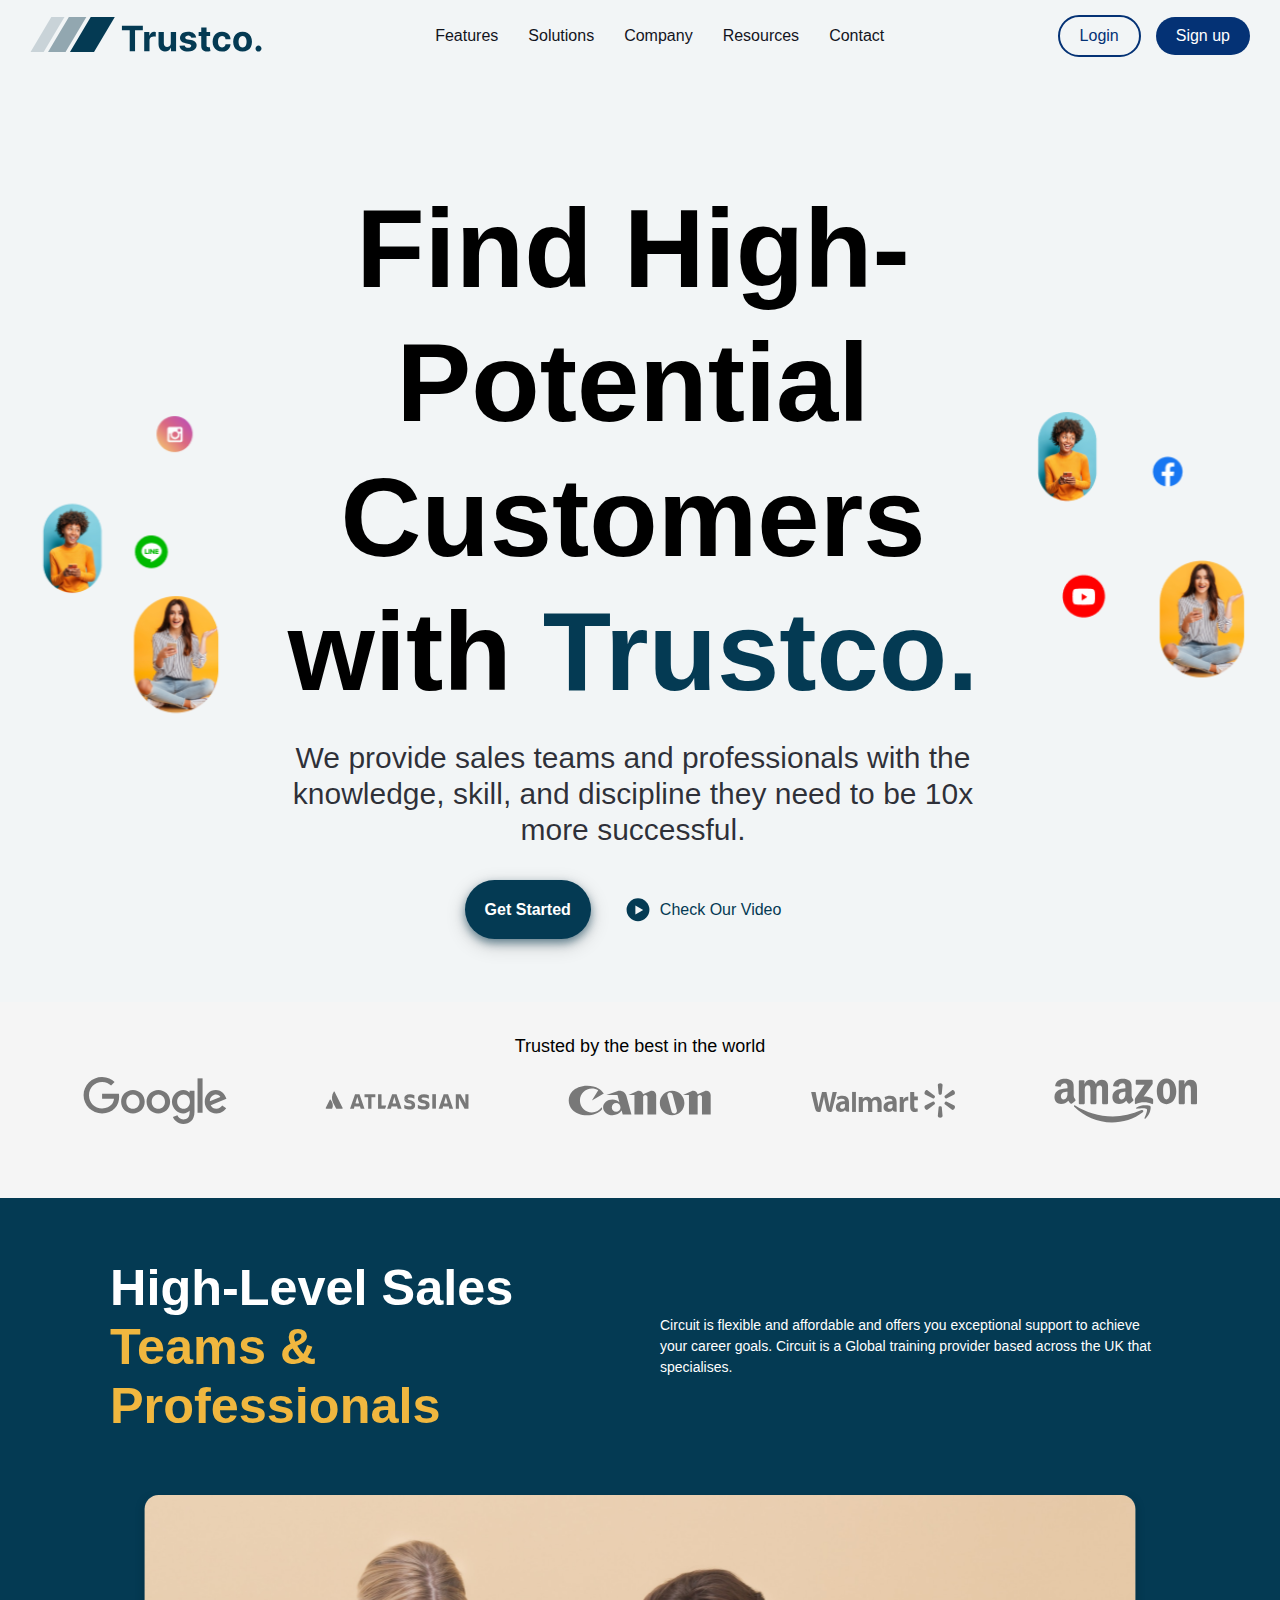
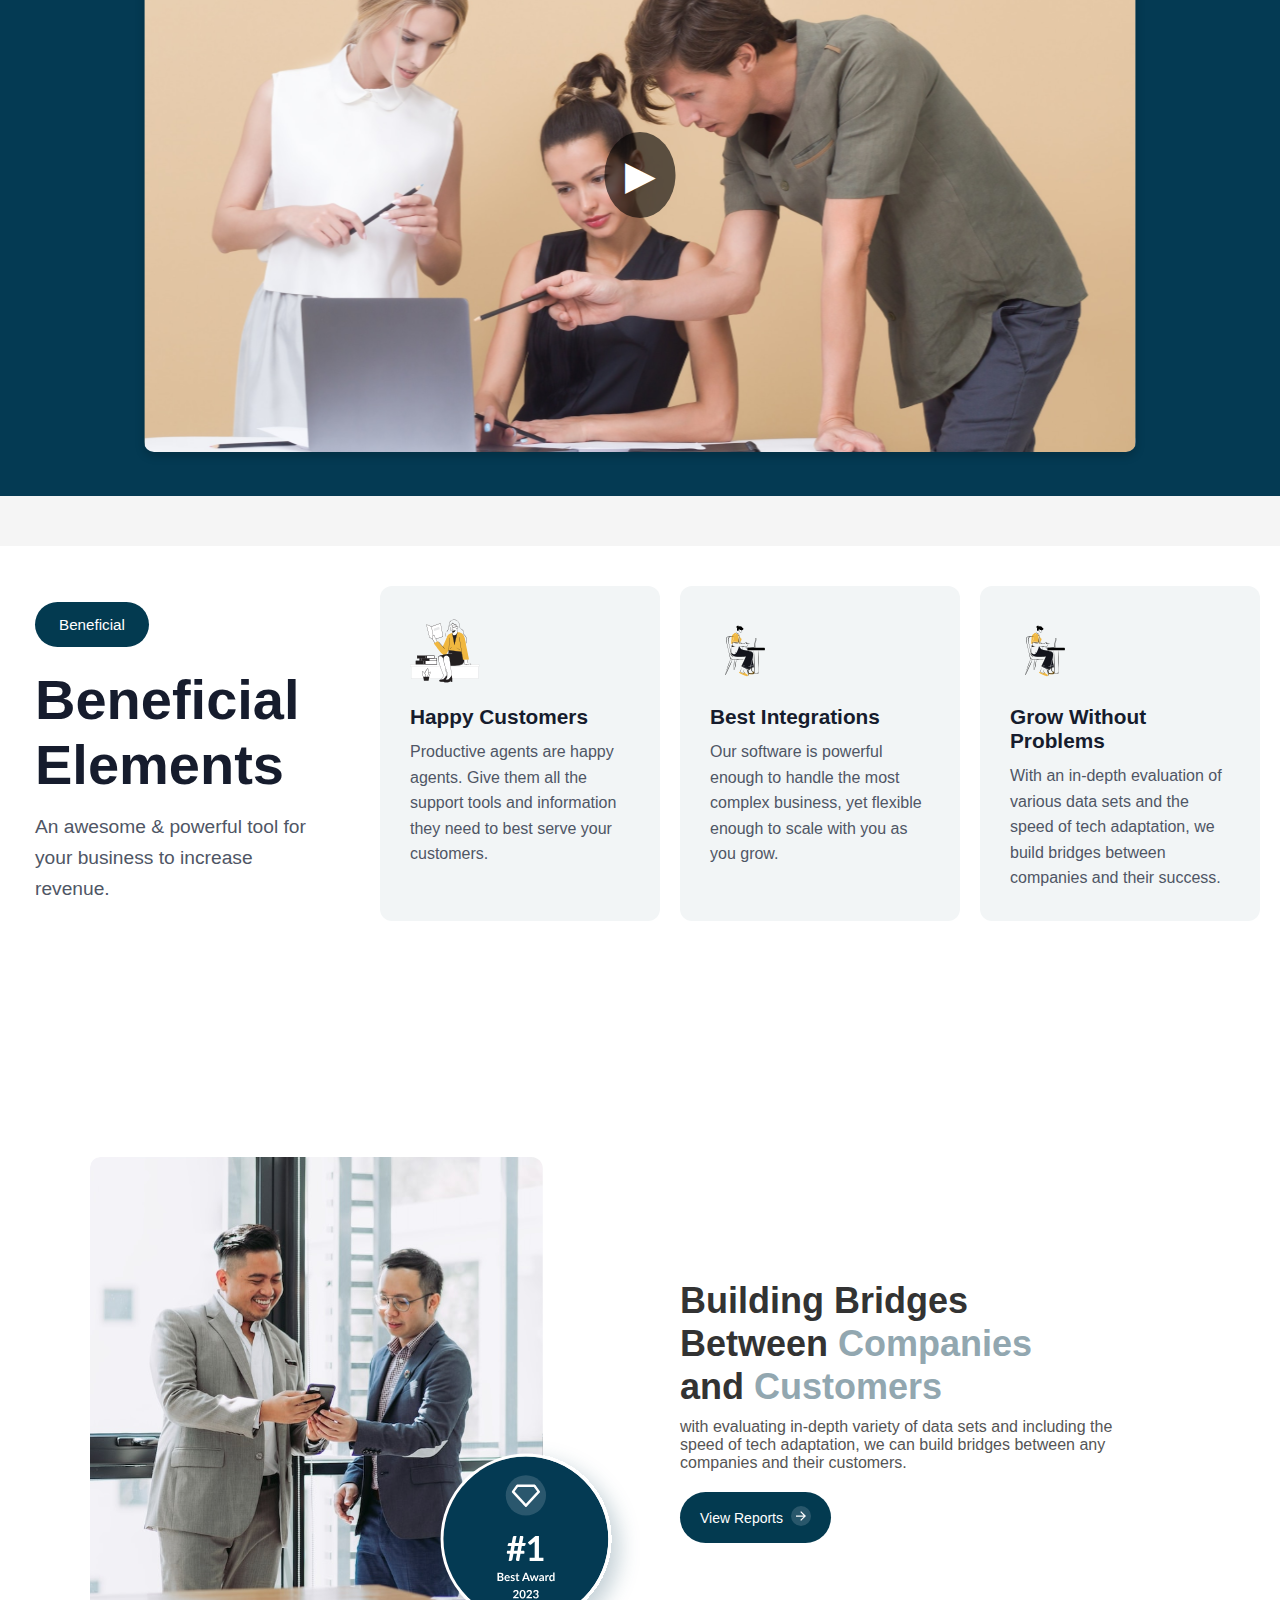
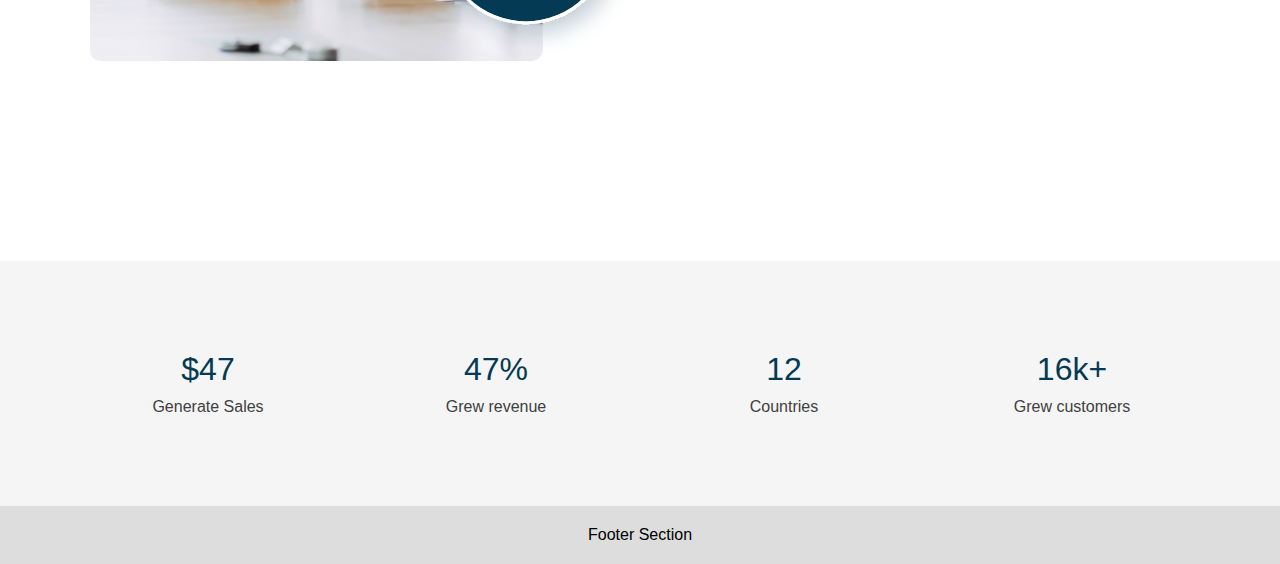
<file: index.html>
<!DOCTYPE html>
<html lang="en">

<head>
    <meta charset="UTF-8">
    <meta name="viewport" content="width=device-width, initial-scale=1.0">
    <title>TrustCo</title>
    <link rel="stylesheet" href="css/style.css">
    <link rel="stylesheet" href="css/hero.css">
    <link rel="stylesheet" href="css/brands.css">
    <link rel="stylesheet" href="css/video.css">
    <link rel="stylesheet" href="css/benefits.css">
    <link rel="stylesheet" href="css/bridges.css">
    <link rel="stylesheet" href="css/numbers.css">
</head>

<body>
    <!-- Header Section -->
    <header id="header" class="header">
        <nav class="navbar">
            <!-- Logo Header -->
            <div class="logo">
                <img src="assets/images/logo.svg" alt="TrustCo Logo">
            </div>

            <!-- Desktop Navigation Bar -->
            <ul class="nav-links">
                <li><a href="#">Features</a></li>
                <li><a href="#">Solutions</a></li>
                <li><a href="#">Company</a></li>
                <li><a href="#">Resources</a></li>
                <li><a href="#">Contact</a></li>
            </ul>

            <!-- Login & Sign-up Buttons -->
            <div class="nav-buttons">
                <a href="#" class="btn btn-outline">Login</a>
                <a href="#" class="btn btn-primary">Sign up</a>
            </div>

            <!-- Hamburger Icon -->
            <div class="hamburger" id="hamburger">
                <img src="assets/icons/menu-icon.svg" alt="Menu">
            </div>

        </nav>

        <!-- Mobile Menu Header -->
        <div class="mobile-menu" id="mobileMenu">
            <a href="#">Features</a>
            <a href="#">Solutions</a>
            <a href="#">Resources</a>
            <a href="#">Contact</a>
            <a href="#" class="btn btn-outline">Log In</a>
            <a href="#" class="btn btn-primary">Sign Up</a>
        </div>
    </header>

    <!-- Hero Section -->
    <section id="hero">
        <div class="container">
            <div class="hero-content">
                <!-- Left Image -->
                <img src="assets/images/hero-left.svg" alt="User" class="hero-img left1-img">

                <!-- Hero Text -->
                <div class="hero-text">
                    <h1>Find High-Potential Customers with <span class="hero-logo-text">Trustco.</span></h1>
                    <p class="hero-body">We provide sales teams and professionals with the knowledge, skill, and
                        discipline they need to be 10x more successful.</p>
                    <div class="cta-buttons">
                        <a href="#" class="btn btn-get">Get Started</a>
                        <a href="#" class="btn-video">
                            <img class="play-button" src="assets/icons/play-button.svg" alt="play-button">
                            Check Our Video
                        </a>
                    </div>
                </div>

                <!-- New Image Container -->
                <div class="hero-images">
                    <img src="assets/images/hero-left.svg" alt="User" class="hero-img left-img">
                    <img src="assets/images/hero-right.svg" alt="User" class="hero-img right-img">
                </div>
            </div>
    </section>

    <!-- Trusted Brand Section -->
    <section class="trusted-wrapper">
        <p class="trusted-heading">Trusted by the best in the world</p>
        <div class="trusted-brands">
            <img alt="google" src="/assets/brands/google.svg" />
            <img alt="atlassian" src="/assets/brands/atlassian.svg" />
            <img alt="cannon" src="/assets/brands/cannon.svg" />
            <img alt="walmart" src="/assets/brands/walmart.svg" />
            <img alt="amazon" src="/assets/brands/amazon.svg" />
        </div>
    </section>

    <!-- Video Section -->
    <section id="video-section">
        <div class="text-container">
            <div class="left-side">
                <h2>High-Level Sales <span class="yellow-text"> Teams & Professionals</span></h2>
            </div>
            <div class="right-side">
                <p>Circuit is flexible and affordable and offers you exceptional support to achieve your career goals.
                    Circuit is a Global training provider based across the UK that specialises.</p>
            </div>
        </div>
        <div class="video-wrapper">
            <a href="video-link" target="_blank" class="video-thumbnail">
                <img src="/assets/images/video-img.svg" alt="Video Thumbnail: Sales Training Insights">
                <div class="play-icon">▶</div>
            </a>
        </div>
    </section>

    <section id="benefits" class="benefits ">
        <!-- Header Card -->
        <div class="header-card">
            <button class="benefit-title">Beneficial</button>
            <h1 class="benefit-heading">Beneficial Elements</h1>
            <p class="benefit-description">An awesome & powerful tool for your business to increase revenue.</p>
        </div>
        <div class="cards">


            <!-- Benefit Cards -->
            <div class="card">
                <img src="assets/benefits/happy.svg" alt="Happy Customers Icon">
                <h3>Happy Customers</h3>
                <p>Productive agents are happy agents. Give them all the support tools and information they need to best
                    serve your customers.</p>
            </div>
            <div class="card">
                <img src="assets/benefits/best.svg" alt="Best Integrations Icon">
                <h3>Best Integrations</h3>
                <p>Our software is powerful enough to handle the most complex business, yet flexible enough to scale
                    with you as you grow.</p>
            </div>
            <div class="card">
                <img src="assets/benefits/grow.svg" alt="Grow Without Problems Icon">
                <h3>Grow Without Problems</h3>
                <p>With an in-depth evaluation of various data sets and the speed of tech adaptation, we build bridges
                    between companies and their success.</p>
            </div>
        </div>
    </section>

    <section id="building-bridges">
        <div class="bridge-container">
            <div class="image-section">
                <img src="/assets/images/bridge-left.svg" alt="Business Collaboration">
            </div>

            <div class="text-section">
                <h2>
                    Building Bridges <br>
                    Between <span>Companies</span> <br>
                    and <span>Customers</span>
                </h2>
                <p>
                    with evaluating in-depth variety of data sets and including the speed
                    of tech adaptation, we can build bridges between any companies and
                    their customers.
                </p>
                <button class="cta-button">View Reports <span><img src="assets/icons/rightarrow.svg"
                            alt=""></span></button>
            </div>
        </div>
    </section>



    <!-- Numbers Section -->
    <section id="numbers">
        <div class="numbers-container">
            <div class="number-card" data-target="65">
                <div><span>$</span><span class="count">0</span></div>
                <p>Generate Sales</p>
            </div>
            <div class="number-card" data-target="58">
               <div> <span class="count">0</span><span>%</span></div>
                <p>Grew revenue</p>
            </div>
            <div class="number-card" data-target="12">
                <span class="count">0</span>
                <p>Countries</p>
            </div>
            <div class="number-card" data-target="16">
               <div> <span class="count">0</span><span>k+</span></div>
                <p>Grew customers</p>
            </div>
        </div>
    </section>

   

    <!-- Footer Section -->
    <footer>
        <p>Footer Section</p>
    </footer>

    <!-- JavaScript -->
    <script src="js/script.js"></script>

</body>

</html>
</file>
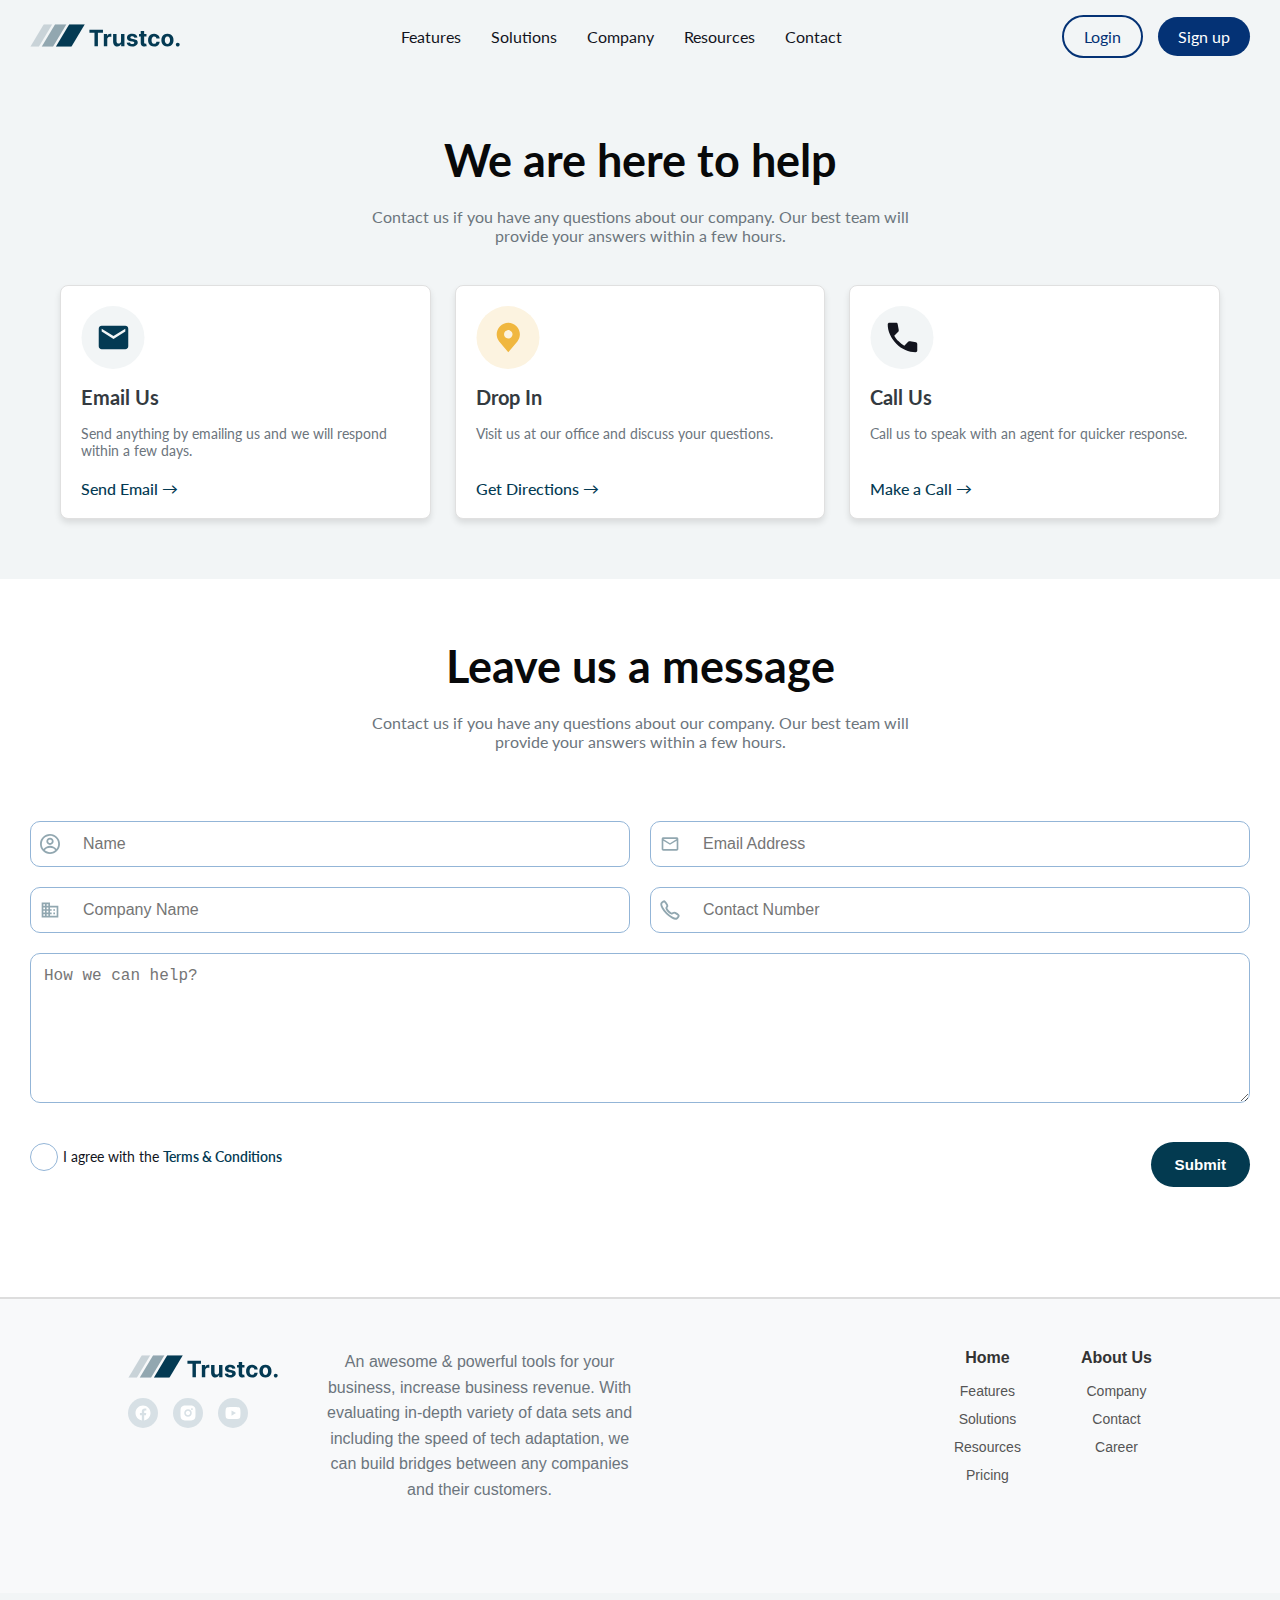
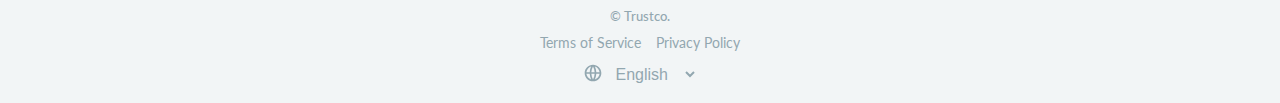
<file: contact-us.html>
<!DOCTYPE html>
<html lang="en">

<head>
    <meta charset="UTF-8">
    <meta name="viewport" content="width=device-width, initial-scale=1.0">
    <title>Contact us</title>
    <link rel="stylesheet" href="css/style.css">
    <link rel="stylesheet" href="css/contactus.css">
    <link rel="stylesheet" href="css/footer.css">
    <link rel="stylesheet" href="css/site-credits.css">
</head>

<body>
    <!-- Header Section -->
    <header id="header" class="header">
        <!-- NAVBAR -->
        <nav class="navbar">
            <div class="logo">
                <img src="assets/images/logo.svg" alt="TrustCo Logo">
            </div>

            <!-- Desktop Navigation Bar -->
            <ul class="nav-links">
                <li><a href="#">Features</a></li>
                <li><a href="#">Solutions</a></li>
                <li><a href="#">Company</a></li>
                <li><a href="#">Resources</a></li>
                <li><a href="contact-us.html">Contact</a></li>
            </ul>

            <!-- Login & Sign-up Buttons -->
            <div class="nav-buttons">
                <a href="#" class="btn btn-outline">Login</a>
                <a href="#" class="btn btn-primary">Sign up</a>
            </div>

            <!-- Hamburger Icon -->
            <div class="hamburger" id="hamburger">
                <img src="assets/icons/menu-icon.svg" alt="Menu">
            </div>

        </nav>

        <!-- Mobile Menu Header -->
        <div class="mobile-menu" id="mobileMenu">
            <a href="#">Features</a>
            <a href="#">Solutions</a>
            <a href="#">Resources</a>
            <a href="#">Contact</a>
            <a href="#" class="btn btn-outline">Log In</a>
            <a href="#" class="btn btn-primary">Sign Up</a>
        </div>
    </header>

    <div class="contact-wrapper">
        <div class="container">
            <!-- Section 1: We are here -->
            <section class="contact-options">
                <h2>We are here to help</h2>
                <p>Contact us if you have any questions about our company. Our best team will<br> provide your answers
                    within a few hours.</p>
                <div class="cards-container">
                    <div class="card">
                        <img src="assets/icons/email.svg" alt="Email">
                        <h3>Email Us</h3>
                        <p>Send anything by emailing us and we will respond within a few days.</p>
                        <a href="#" class="read-more-contact">Send Email →</a>
                    </div>
                    <div class="card">
                        <img src="assets/icons/location.svg" alt="location">
                        <h3>Drop In</h3>
                        <p>Visit us at our office and discuss your questions.</p>
                        <a href="#" class="read-more-contact">Get Directions →</a>
                    </div>
                    <div class="card">
                        <img src="assets/icons/call.svg" alt="Call">
                        <h3>Call Us</h3>
                        <p>Call us to speak with an agent for quicker response.</p>
                        <a href="#" class="read-more-contact">Make a Call →</a>
                    </div>
                </div>
            </section>
        </div>

        <!-- Section 2: Leave us a message -->
        <section class="contact-form">
            <h2>Leave us a message</h2>
            <p>Contact us if you have any questions about our company. Our best team will <br> provide your answers
                within a few hours.</p>
            <form>
                <div class="form-group">
                    <div class="input-icon-wrapper">
                        <img src="assets/icons/user.svg" class="input-icon" alt="Name Icon">
                        <input type="text" id="name" placeholder="Name">
                    </div>
                </div>
                <div class="form-group">
                    <div class="input-icon-wrapper">
                        <img src="assets/icons/mail.svg" class="input-icon" alt="Email Icon">
                        <input type="email" id="email" placeholder="Email Address">
                    </div>
                </div>
                <div class="form-group">
                    <div class="input-icon-wrapper">
                        <img src="assets/icons/company-icon.svg" class="input-icon" alt="Company Icon">
                        <input type="text" id="company" placeholder="Company Name">
                    </div>
                </div>
                <div class="form-group">
                    <div class="input-icon-wrapper">
                        <img src="assets/icons/call2.svg" class="input-icon" alt="Phone Icon">
                        <input type="tel" id="phone" placeholder="Contact Number">
                    </div>
                </div>
                <div class="form-group span-two">
                    <textarea id="message" placeholder="How we can help?"></textarea>
                </div>
                <div class="checkbox-container">
                    <div class="checkbox-wrapper">
                        <input type="checkbox" id="terms" class="custom-checkbox">
                        <label for="terms">I agree with the <a href="#">Terms & Conditions</a></label>
                    </div>
                    <button type="submit">Submit</button>
                </div>
            </form>
        </section>

         <!-- Footer Section -->
    <footer class="footer">
        <div class="footer-container">
            <div class="footer-left">
                <div class="logo">
                    <img src="assets/images/logo.svg" alt="Trustco Logo">
                    <div class="social-icons">
                        <a href="#"><img src="assets/icons/facebook.svg" alt="Facebook"></a>
                        <a href="#"><img src="assets/icons/insta.svg" alt="Instagram"></a>
                        <a href="#"><img src="assets/icons/youtube.svg" alt="YouTube"></a>
                    </div>
                </div>
                <div class="footer-description">
                <p >
                    An awesome & powerful tools for your business, increase business revenue. 
                    With evaluating in-depth variety of data sets and including the speed 
                    of tech adaptation, we can build bridges between any companies and their customers.
                </p></div>
             
            </div>
    
            <div class="footer-right">
                <div class="footer-links">
                    <h4>Home</h4>
                    <ul>
                        <li><a href="#">Features</a></li>
                        <li><a href="#">Solutions</a></li>
                        <li><a href="#">Resources</a></li>
                        <li><a href="#">Pricing</a></li>
                    </ul>
                </div>
    
                <div class="footer-links">
                    <h4>About Us</h4>
                    <ul>
                        <li><a href="#">Company</a></li>
                        <li><a href="#">Contact</a></li>
                        <li><a href="#">Career</a></li>
                    </ul>
                </div>
            </div>
        </div>
    </footer>


    <!-- Credits Section -->
<footer class="site-credits">
    <small>
        &copy; <span id="current-year"></span> Trustco. 
    </small>
    <nav>
        <ul class="list">
            <li><a href="/terms-of-service" aria-label="Terms of Service">Terms of Service</a></li>
            <li><a href="/privacy-policy" aria-label="Privacy Policy">Privacy Policy</a></li>
        </ul>
    </nav>
    <div class="language-switcher">  
        <label for="language">
            <img src="assets/icons/globe.svg" alt="Language Selection">
        </label>
        <select id="language" aria-label="Select Language">
            <option value="en">English</option>
            <option value="hi">Hindi</option>
            <option value="es">Español</option>
            <option value="fr">Français</option>
        </select>
    </div>
</footer>

    </div>
    <!-- JavaScript -->
    <script src="js/script.js"></script>

</body>

</html>
</file>
<file: css/style.css>
@import url("https://fonts.googleapis.com/css2?family=Lato:wght@400&display=swap");

* {
  margin: 0;
  padding: 0;
  box-sizing: border-box;
  scroll-behavior: smooth;
}

body {
  font-family: "Lato", sans-serif;
  background-color: white;
  margin: auto;
}

/* Navbar */
.navbar {
  display: flex;
  justify-content: space-between;
  align-items: center;
  padding: 15px 30px;
  background: #f2f5f6;
  position: relative;
}

/* Logo */
.logo img {
  height: 35px;
}

/* Navigation Links */
.nav-links {
  display: flex;
  align-items: center;
  list-style: none;
}

.nav-links li {
  margin: 0 15px;
}

.nav-links li a {
  text-decoration: none;
  color: #12141d;
  font-weight: normal;
  transition: 0.3s ease;
}

.nav-links li a:hover {
  color: #065275;
}

/* Buttons */
.nav-buttons {
  display: flex;
  align-items: center;
  gap: 15px;
}

.btn {
  cursor: pointer;
  padding: 10px 20px;
  border-radius: 100px;
  font-size: 1rem;
  text-decoration: none;
  font-weight: normal;
  transition: 0.3s;
  border: none;
}

.btn-outline {
  background-color: transparent;
  border: 2px solid #043275;
  color: #043275;
}

.btn-outline:hover {
  background-color: #e5eaef;
}

.btn-primary {
  background: #043275;
  color: white;
}

.btn-primary:hover {
  background-color: #065275;
}

/* Hamburger Menu */
.hamburger {
  display: none;
  cursor: pointer;
}

.hamburger img {
  width: 30px;
}

/* Mobile Menu */
.mobile-menu {
  display: none;
  flex-direction: column;
  position: absolute;
  top: 60px;
  left: 0;
  width: 100%;
  background: #ffffff;
  box-shadow: 0 4px 6px rgba(0, 0, 0, 0.1);
  padding: 15px 0;
  text-align: center;
  z-index: 10;
}

.mobile-menu a {
  text-decoration: none;
  color: #12141d;
  font-size: 1rem;
  padding: 12px 0;
  display: block;
}

.mobile-menu a:hover {
  background-color: #f2f5f6;
}

/* Show mobile menu when active */
.mobile-menu.active {
  display: flex;
}

/* Responsive Design */
@media (max-width: 874px) {
  .navbar {
    padding: 10px 20px;
  }

  .nav-links,
  .nav-buttons {
    display: none;
  }

  .hamburger {
    display: flex;
    align-items: center;
    padding: 10px;
    cursor: pointer;
  }

  .mobile-menu {
    display: none;
  }

  .mobile-menu.active {
    display: flex;
  }
}

/* Footer */
footer {
  text-align: center;
  padding: 20px;
  background-color: #ddd;
}
</file>
<file: css/hero.css>
/* CTA Buttons */
.cta-buttons {
  display: flex;
  align-items: center;
  gap: 15px;
  justify-content: center;
  flex-wrap: wrap;
}

/* Get Started Button */
.btn-get {
  background-color: #043a53;
  box-shadow: 0 4px 8px 0 #043a5385, 0 6px 20px 0 rgba(0, 0, 0, 0.19);
  color: white;
  font-weight: bold;
  padding: 20px 20px;
  border-radius: 50px;
  text-decoration: none;
  text-align: center;
  white-space: nowrap;
}

/* Video Button */
.btn-video {
  display: flex;
  align-items: center;
  justify-content: center;
  width: fit-content;
  cursor: pointer;
  padding: 20px 20px;
  border-radius: 100px;
  font-size: 1rem;
  text-decoration: none;
  font-weight: normal;
  transition: 0.3s;
  color: #043a53;

  gap: 10px;
}

/* Play Button Icon */
.play-button {
  width: 24px;
  height: 24px;
}

/* Hero Section */
#hero {
  display: flex;
  align-items: center;
  justify-content: center;
  text-align: center;
  padding: 60px 20px;
  background-color: #f2f5f6;
  height: auto;  
  width: 100%;
  position: relative; 
  overflow: hidden; 
}

/* next section starts below the hero */
.c-wrapper {
  margin-top: 0;
  padding-top: 20px;
  position: relative;
}

/* Hero Content */
.hero-content {
  display: flex;
  align-items: center;
  justify-content: center;
  gap: 30px;
}

.hero-logo-text {
  color: #043a53;
}

/* Hero Section */
#hero {
  display: flex;
  align-items: center;
  justify-content: center;
  text-align: center;
  padding: 60px 20px;
  background-color: #f2f5f6;
}

/* Hero Content */
.hero-content {
  display: flex;
  align-items: center;
  justify-content: center;
  gap: 30px;
  margin-top: 40px;
  padding-top: 10px;
  padding-left: 4px;
  padding-right: 4px;
}

.hero-logo-text {
  color: #043a53;
}

/* Responsive Styles */
@media (max-width: 874px) {
  .cta-buttons {
    flex-direction: column;
  }

  .btn-video,
  .btn-get {
    width: auto;
    text-align: center;
    justify-content: center;
  }
}

/* Responsive Hero Section */
@media (max-width: 874px) {
  .hero-content {
    flex-direction: column;
    text-align: center;
    gap: 20px;
  }
  .left1-img {
    display: none;
  }
}
.right-img {
  display: visible;
}

/* Hero Text */
.hero-text {
  font-weight: 700px;
  font-size: 36px;
  text-align: center;
  line-height: 1.2;
}

.hero-body {
  margin-top: 30px;
  margin-bottom: 30px;
  font-size: large;
  text-align: center;
  color: #12141ddf;
}

/* Hero Image */
.hero-img {
  padding: 10px;
  margin: 10x;
}

@media (min-width: 874px) {
  .left-img {
    display: none;
  }
  .hero-text {
    font-weight: 700px;
    font-size: 56px;
    text-align: center;
    line-height: 1.2;
  }

  .hero-body {
    margin-top: 20px;
    margin-bottom: 30px;
    font-size: 30px;
    text-align: center;
    color: #12141ddf;
  }
}

/* Footer */
footer {
  text-align: center;
  padding: 20px;
  background-color: #ddd;
}

/* Responsive Footer */
@media (max-width: 768px) {
  .hero-img {
    width: 49%;
  }

  footer {
    padding: 15px;
    font-size: 14px;
  }
}
</file>
<file: css/brands.css>
/* Trusted Brands Section */
.trusted-wrapper {
  display: flex;
  flex-direction: column;
  align-items: center;
  text-align: center;
  padding: 1.5rem;
  margin: 10px;
}

.trusted-heading {
  font-size: 18px;
  margin-bottom: 20px;
}

.trusted-brands {
  display: flex;
  flex-wrap: wrap;
  width: 100%;
  justify-content: space-evenly;
  gap: 50px;
}

.trusted-brands img {
  width: 9rem;
  height: auto;
}

/* Responsive Styles */
@media (max-width: 874px) {
  .trusted-brands {
    gap: 30px;
  }

  .trusted-heading {
    font-size: 10px;
  }

  .trusted-brands img {
    max-width: 90px;
  }
}
</file>
<file: css/video.css>
#video-section {
  margin: 50px auto;
  background: #043a53;
  display: flex;
  flex-direction: column;
  align-items: center;
  padding: 40px 20px;
  color: white;
  text-align: center;
  width: 100%;
}

.text-container {
  display: flex;
  justify-content: space-between;
  align-items: center;
  flex-wrap: wrap;
  max-width: 1100px;
  width: 100%;
  margin-bottom: 20px;
}

.left-side,
.right-side {
  flex: 1;
  padding: 20px;
  text-align: start;
}

.left-side {
  font-size: 2.1rem;
  font-weight: bold;
}

.right-side {
  font-size: 14px;
  line-height: 1.5;
}

.yellow-text {
  color: #f0b73f;
}

.video-wrapper {
  width: 90%;
  max-width: 80%;
  display: flex;
  justify-content: center;
  margin-top: 20px;
}

.video-thumbnail {
  position: relative;
  display: inline-block;
  width: 100%;
  cursor: pointer;
}

.video-thumbnail img {
  width: 100%;
  border-radius: 10px;
  transition: 0.3s ease-in-out;
  box-shadow: 0px 4px 10px rgba(0, 0, 0, 0.2);
}

.video-thumbnail:hover img {
  opacity: 0.8;
}

.play-icon {
  position: absolute;
  top: 50%;
  left: 50%;
  transform: translate(-50%, -50%);
  background: rgba(0, 0, 0, 0.6);
  color: white;
  font-size: 40px;
  padding: 20px;
  border-radius: 50%;
  cursor: pointer;
}

/* Responsive Styling */
@media (max-width: 874px) {
    .text-container {
      flex-direction: column;
      text-align: center;
    }
  
    .left-side,
    .right-side {
      width: 100%;
      text-align: start;
    }
  
    .left-side {
      font-size: 1.8rem;
    }
  
    .right-side {
      font-size: 13px;
    }
  
    .video-wrapper {
      width: 90%;
      margin-top: 15px;
    }
  
    .play-icon {
      font-size: 30px;
      padding: 15px;
    }
  }
  
  @media (max-width: 600px) {
    .left-side {
      font-size: 1.8rem;
    }
  
    .right-side {
      font-size: 12px;
    }
  
    .video-wrapper {
      width: 95%;
    }
  
    .play-icon {
      font-size: 25px;
      padding: 12px;
    }
  }
</file>
<file: css/benefits.css>
/* Benefits Section */
.benefits {
  display: flex;
  align-items: center;
  justify-content: center;
  padding: 40px 20px;
  background-color: #ffffff;
  gap: 50px;
}

/* Header Card */
.header-card {
  background-color: #fff;
  padding: 15px;
  color: #2d3436;
  border: none;
  box-shadow: none;
  text-align: start;
  width: 50%;
}

.benefit-heading {
  font-size: 3.5rem;
  font-weight: bold;
  color: #161c2d;
  margin-bottom: 15px;
}

/* benefit-description */
.benefit-description {
  font-size: 1.2rem;
  color: #4f5665;
  line-height: 1.6;
}

/* Benefit title button */
 .benefit-title {
  background-color: #033a50;
  color: #fff;
  border: none;
  border-radius: 30px;
  padding: 14px 24px;
  margin-bottom: 20px;
  font-size: 0.95rem;
  cursor: pointer;
  display: inline-flex;
  align-items: center;
  gap: 10px;
  transition: background 0.3s ease;
}

.benefit-title:hover {
  background-color: #022c3c;
}


.benefit-title:hover {
  background-color: #032a3e;
  transform: scale(1.05);
}

/* Cards Section */
.cards {
  display: flex;
  justify-content: center;
  gap: 20px;

}

/* Benefit Cards */
.card {
  background-color: #f2f5f6;
  border-radius: 12px;
  padding: 30px;
  width: 280px;
  text-align: left;
  transition: all 0.3s ease-in-out;
}

.card:hover {
  box-shadow: 0 10px 20px rgba(0, 0, 0, 0.15);
  transform: translateY(-5px);
  background-color: #ffffff;
}

.card img {
  width: 70px;
  height: 70px;
  margin-bottom: 15px;
  transition: transform 0.3s ease-in-out;
}

.card:hover img {
  transform: scale(1.1);
}

.card h3 {
  font-size: 1.3rem;
  font-weight: 600;
  color: #161c2d;
  margin-bottom: 10px;
  transition: color 0.3s ease-in-out;
}

.card:hover h3 {
  color: #043a53;
}

.card p {
  font-size: 1rem;
  color: #4f5665;
  line-height: 1.6;
}


/* Responsive Design */
@media (max-width: 1024px) {
    .benefits {
      flex-direction: column;
      align-items: center;
      padding: 20 20px;
    }
  
    .header-card {
      width: 100%; 
      text-align: center; 
      padding-left: 10px; 
      align-self: flex-start; 
    }
  
    .cards {
      flex-direction: column;
      align-items: center;
    }
  
    .card {
      width: 90%;
      margin-bottom: 20px;
    }
  
    .benefit-title {
      width: fit-content; 
    }
  
    .benefit-heading {
      font-size: 1.5rem;
    }
  
    .benefit-description {
      font-size: 0.8rem;
    }
  }
</file>
<file: css/bridges.css>
/* General Styles */
* {
  margin: 0;
  padding: 0;
  box-sizing: border-box;
}

body {
  font-family: Arial, sans-serif;
  background-color: #f5f5f5;
}

/* Section Styling */
#building-bridges {
  display: flex;
  justify-content: center;
  align-items: center;
  min-height: 100vh;
  background-color: #ffffff;
}

.bridge-container {
  display: flex;
  align-items: center;
  max-width: 1100px;
  background: #fff;
  border-radius: 10px;
  overflow: hidden;
}

/* Image Section */
.image-section {
  position: relative;
  width: 50%;
}

.image-section img {
  width: 100%;
  height: auto;
  border-radius: 10px;
}

/* Text Section */
.text-section {
  width: 50%;
  padding: 40px;
}

.text-section h2 {
  font-size: 36px;
  font-weight: 600;
  line-height: 1.2;
  color: #333;
}

.text-section h2 span {
  color: #92A7B0;
}

.text-section p {
  font-size: 16px;
  color: #555;
  margin-top: 10px;
}

/* CTA Button */
.cta-button {
  display: flex;
  align-items: center;
  gap: 8px;
  background-color: #033a50;
  color: white;
  border: none;
  padding: 14px 20px;
  font-size: 14px;
  cursor: pointer;
  border-radius: 30px;
  margin-top: 20px;
  transition: background 0.3s ease;
}

.cta-button img {
  width: 20px;
  height: 20px;
}

.cta-button:hover {
  background-color: #022c3c;
}
</file>
<file: css/numbers.css>
/* Numbers Section */
#numbers {
    text-align: center;
    margin: 50px auto;
    max-width: full;
    padding: 40px 20px;
  }
  
  /* Container for the stats */
  .numbers-container {
    display: flex;
    justify-content: space-evenly;
    align-items: center;
    gap: 40px;
    flex-wrap: wrap; 
  }
  
  /* Individual Stat Cards */
  .number-card {
    display: flex;
    flex-direction: column;
    align-items: center;
    font-size: 2rem; 
    color:  #043A53;
    min-width: 120px; 
  }
  
  /* Text under each number */
  .number-card p {
    margin-top: 10px;
    font-size: 1rem;
    color:  #404040;
    font-weight: 400;
  }
  
  /* Responsive for Mobile */
  @media (max-width: 768px) {
    .numbers-container {
      gap: 20px;
    }
  
    .number-card {
      font-size: 1.6rem; 
    }
  
    .number-card p {
      font-size: 0.95rem;
    }
  }
</file>
<file: css/contactus.css>
/* Contact Us Section */
a {
  text-decoration: none;
  color: #065275;
}

.fas {
  font-size: 30px;
  padding: 10px;
  background-color: #f4ecec;
  border-radius: 29px;
  margin-bottom: 19px;
}

.contact-wrapper{
width: 100%;
background-color:#F2F5F6;
}

.container {
  max-width: 1200px;
  margin: 0 auto;
  padding: 0 20px;
  /* background-color:#F2F5F6; */
}

section {
  padding: 60px 0;
}

.input-icon-wrapper {
  position: relative;
  width: 100%;
}

.input-icon-wrapper i {
  position: absolute;
  left: 10px;
  top: 50%;
  transform: translateY(-50%);
  color: #6c757d;
  font-size: 16px;
  padding: 5px;
  background-color: #f4ecec;
  border-radius: 29px;
}

.input-icon-wrapper input {
  padding-left: 52px;
  width: 100%;
  padding: 13px 13px 13px 52px;
  border: 1px solid #93b5d7;
  border-radius: 10px;
  font-size: 16px;
  box-sizing: border-box;
}

.input-icon-wrapper input:focus {
  border-color: #007bff;
  box-shadow: 0 0 5px rgba(0, 123, 255, 0.3);
  outline: none;
}

h2 {
  font-size: 45px;
  color: #08090a;
  text-align: center;
  margin-bottom: 20px;
  font-weight: 700;
}

p {
  font-size: 16px;
  color: #6c757d;
  text-align: center;
  margin-bottom: 40px;
}

/* Contact Options (Cards) */
.cards-container {
  display: flex;
  justify-content: space-between;
  gap: 24px;
  background-color: #f2f5f6;
  align-items: stretch;
}

.card {
  width: 33%;
  background: #ffffff;
  border: 1px solid #e0e0e0;
  padding: 20px;
  border-radius: 8px;
  box-shadow: 0 4px 6px rgba(0, 0, 0, 0.1);
  display: flex;
  flex-direction: column; 
  justify-content: space-between;
}

.icon-placeholder {
  width: 40px;
  height: 40px;
  border-radius: 50%;
  background: #ffd700;
  margin-bottom: 15px;
}

.card h3 {
  font-size: 20px;
  color: #343a40;
  margin-bottom: 1rem;
  margin-top: 1rem;
  font-weight: 700;
}

.card p {
  flex-grow: 1; 
  font-size: 14px;
  color: #6c757d;
  text-align: left;
  margin-bottom: 20px;
}

.card a {
  text-decoration: none;
  font-weight: 500;
}

.card a:hover {
  text-decoration: underline;
}

.card img{
    width: 4rem;
}

.read-more-contact {
  display: block;
  color: #043a53;
  font-weight: 600;
  text-decoration: none;
  cursor: pointer;
  margin-top: auto;
}

.read-more-contact :hover {
  text-decoration: underline;
}

/* --------------------- Contact Form */
.contact-form{
    background: #ffffff;
}
.contact-form form {
  display: grid;
  grid-template-columns: 1fr 1fr;
  gap: 20px;
  padding: 30px;
  background: #ffffff;
}

.input-icon-wrapper {
  position: relative;
  display: flex;
  align-items: center;
}

.input-icon {
  position: absolute;
  left: 10px;
  top: 50%;
  transform: translateY(-50%);
  width: 20px;
  height: 20px;
  pointer-events: none;
}

input {
  padding-left: 40px;
}

.span-two {
  grid-column: 1 / -1;
}
.custom-checkbox {
    appearance: none;
    width: 20px;
    height: 20px;
   
    border-radius: 100px;
    display: inline-block;
    position: relative;
    cursor: pointer;
}

.custom-checkbox:checked {
    background-color: #D7E0E5;
  
}

.custom-checkbox:checked::after {
    content: '✓';
    color: rgb(0, 0, 0);
    font-size: 16px;
    position: absolute;
    left: 50%;
    top: 50%;
    transform: translate(-50%, -50%);
    font-weight: bold;
}

.checkbox-container {
  grid-column: 1 / -1;
  display: flex;
  justify-content: space-between;
  align-items: center;
  width: 100%;
  margin-bottom: 20px;
}

.checkbox-wrapper {
  display: flex;
  align-items: center;
  gap: 5px; 
}

.checkbox-container input[type="checkbox"] {
  width: 16px;
  height: 16px;
  margin: 0;
  flex-shrink: 0;
}

.checkbox-container label {
  font-size: 14px;
  color: #12141D;
  cursor: pointer;
}

input,
textarea {
  padding: 13px;
  border: 1px solid #93b5d7;
  border-radius: 10px;
  font-size: 16px;
  box-sizing: border-box;
  width: 100%;
}

textarea {
  height: 150px;
  resize: vertical;
}

input:focus,
textarea:focus {

  outline: none;
}

.checkbox-container label a {
  color: #043A53;
  font-weight: 600;
  text-decoration: none;
}

.checkbox-container label a:hover {
  text-decoration: underline;
}

.checkbox-container button {
  background-color: #033a50;
  color: #fff;
  font-weight: bold;
  padding: 14px 24px;
  border: none;
  border-radius: 30px;
  font-size: 0.95rem;
  cursor: pointer;
  white-space: nowrap;
  display: inline-flex;
  align-items: center;
 margin-top: 1rem;
  transition: background 0.3s ease, transform 0.3s ease;

}

.checkbox-container button:hover {
  background-color: #032a3e;
  transform: scale(1.05);
}
</file>
<file: css/footer.css>
/* Footer Styling */
.footer {
  background-color: #f8f9fa;
  padding: 50px 10%;
  color: #333;
  font-family: "Arial", sans-serif;
  border-top: 2px solid #ddd;
}

.footer-container {
  display: flex;
  justify-content: space-between;
  align-items: flex-start;
  flex-wrap: wrap;
}

/* Left Section */
.footer-left {
  max-width: 50%;
  display: flex;
  flex-direction: row;
  gap: 3rem;
}

.logo img {
  width: 150px;
  max-width: 100%;
}

.footer-description {
  font-size: 14px;
  line-height: 1.6;
  color: #555;
  max-width: 60%;
  display: flex;
}

/* Social Icons */
.social-icons {
  display: flex;
  gap: 15px;
  margin-top: 10px;
}

.social-icons a img {
  width: 30px;
  height: 30px;
  transition: opacity 0.3s ease-in-out;
}

.social-icons a:hover img {
  opacity: 0.7;
}

/* Right Section */
.footer-right {
  display: flex;
  gap: 60px;
}

.footer-links h4 {
  font-size: 16px;
  font-weight: bold;
  margin-bottom: 15px;
}

.footer-links ul {
  list-style: none;
  padding: 0;
}

.footer-links ul li {
  margin-bottom: 10px;
}

.footer-links ul li a {
  text-decoration: none;
  color: #555;
  font-size: 14px;
  transition: color 0.3s ease-in-out;
}

.footer-links ul li a:hover {
  color: #033a50;
  text-decoration: underline;
}

/* Responsive Design */
@media (max-width: 1024px) {
  .footer {
    padding: 40px 5%;
  }

  .footer-container {
    flex-direction: column;
    align-items: center;
    text-align: center;
  }

  .footer-left {
    max-width: 80%;
    flex-direction: column; 
    align-items: center;
    gap: 0rem;
  }

  .footer-description {
    font-size: 13px;
    text-align: center;
    max-width: 100%;
  }

  .social-icons {
    justify-content: center;
    order: -1;
  }

  .footer-right {
    flex-direction: row;
    gap: 40px;
    flex-wrap: wrap;
    justify-content: start;
    width: 100%;
    margin-top: 30px;
  }

  .footer-links {
    width: 20%;
    text-align: left;
    justify-content: flex-start;
  }
}

@media (max-width: 768px) {
  .footer-container {
    text-align: center;
  }

  .footer-left {
    max-width: 90%;
    display: flex;
    flex-direction: column;
    align-items: center;
  }

  .logo {
    order: -2; 
  }

  .social-icons {
    order: -1; 
    margin-bottom: 15px;
    display: flex;
    justify-content: center;
    margin-top: 10px;
  }

  .social-icons a {
    flex: 0 1 30px; 
  }

  .footer-description {
    font-size: 12px;
    margin: 15px 0;
  }

  .footer-right {
    display: flex;
    flex-wrap: wrap;
    justify-content: flex-start; 
    align-items: flex-start;
    width: 100%;
    margin-top: 20px;
    gap: 20px;
  }

  .footer-links {
    width: 20%; 
    text-align: left; 
  }

  .footer-links ul li a {
    font-size: 13px;
  }
}

@media (max-width: 480px) {
  .footer {
    padding: 30px 5%;
  }

  .footer-left {
    max-width: 100%;
  }

  .logo {
    order: -2; 
  }

  .social-icons {
    order: -1;
    margin-bottom: 10px;
    gap: 10px;
  }

  .social-icons a img {
    width: 20px;
    height: 20px;
  }

  .footer-right {
    flex-direction: row;
    flex-wrap: wrap;
    justify-content: flex-start;
    gap: 10px;
  }

  .footer-links {
    width: 20%; 
  }

  .footer-links h4 {
    font-size: 14px;
  }

  .footer-links ul li a {
    font-size: 12px;
  }
}
</file>
<file: css/site-credits.css>
/* Site Credits */
.site-credits {
    display: flex;
    flex-direction: column;
    align-items: center;
    text-align: center;
    gap: 10px;
    padding: 15px 20px;
    background-color: #F2F5F6;
    color: #92A7B0;
    font-size: 14px;
    width: 100%;
}

/* Copyright text */
.site-credits small {
    font-size: 13px;
    font-weight: 500;
}

/* Navigation links */
.list {
    display: flex;
    flex-direction: row;
    justify-content: center;
    gap: 15px;
    padding: 0;
    margin: 0;
}

.list li {
    display: inline-block;
}

.site-credits a {
    text-decoration: none;
    color: #92A7B0;
}

.site-credits a:hover {
    text-decoration: underline;
}

/* Language switcher */
.language-switcher {
    display: flex;
    align-items: center;
    gap: 5px;
    justify-content: center;
}

.language-switcher img {
    width: 20px;
    height: 20px;
}

.language-switcher select {
    padding: 4px;
    font-size: 16px;
    background: transparent;
    border: none;
    color: #92A7B0;
    cursor: pointer;
}
</file>
